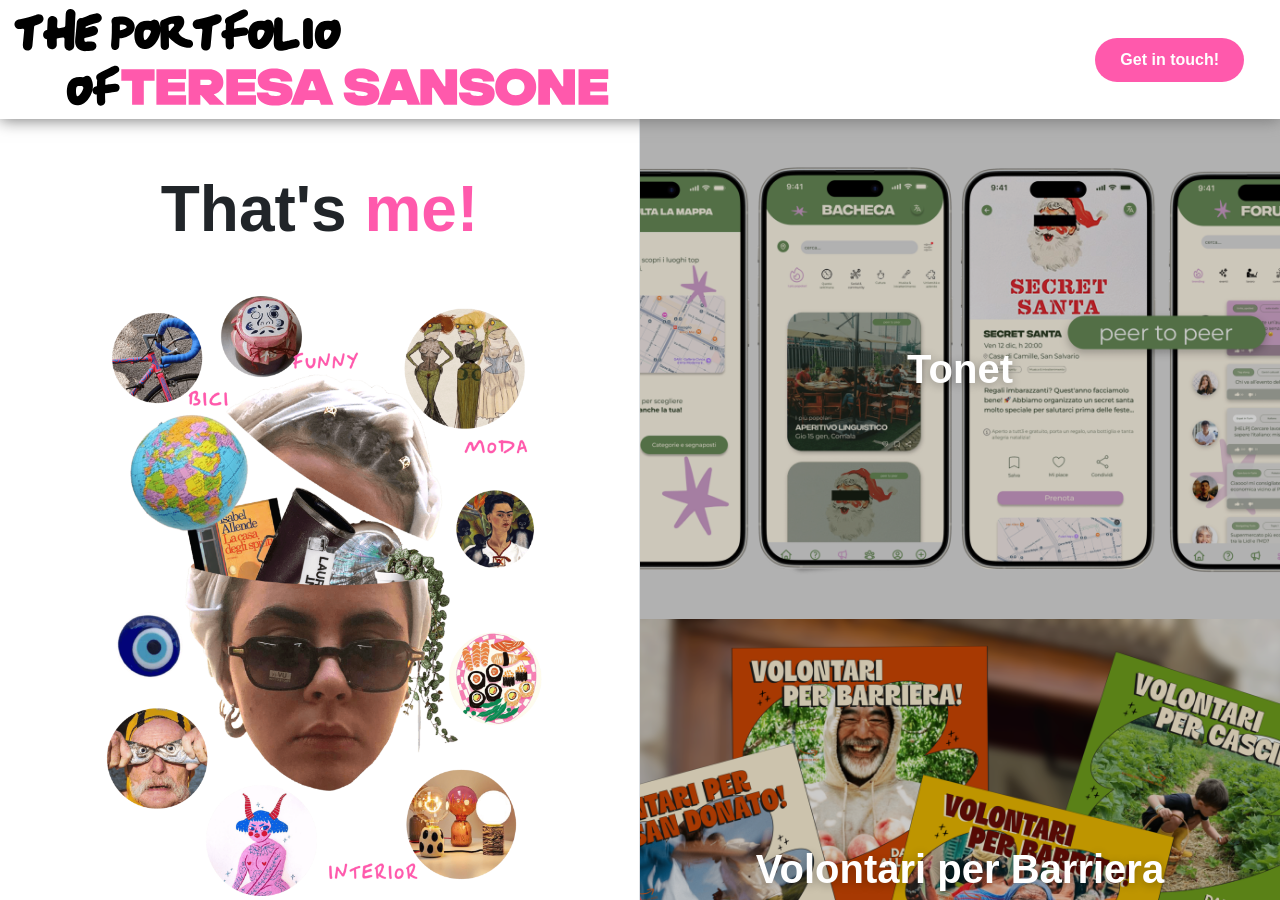
<file: index.html>
<!DOCTYPE html>
<html lang="it">
<head>
  <meta charset="UTF-8">
  <meta name="viewport" content="width=device-width, initial-scale=1.0">  
  <title>Teresa Sansone Portfolio</title>
  
  <!-- Bootstrap 5.3 -->
  <link href="https://cdn.jsdelivr.net/npm/bootstrap@5.3.3/dist/css/bootstrap.min.css" rel="stylesheet">
  <link href="styles/teresina.css" rel="stylesheet">
</head>

<body>

  <!-- NAVBAR -->
  <nav class="navbar navbar-light fixed-top">
    <div class="container-fluid d-flex justify-content-between align-items-center">
      <a class="navbar-brand" href="index.html">
        <img src="SOURCES/SVG/title.svg" alt="Teresa Sansone">
      </a>
      <button id="open-btn" class="btn btn-outline-cool nav-btn-desktop me-4" style="display:none;">
        Get in touch!
      </button>
    </div>
  </nav>

  <!-- BOTTONE MOBILE -->
  <button id="open-btn-mobile">Get in touch!</button>

  <!-- OVERLAY + CARD -->
<div id="overlay">
    <div id="morph-card">
      <div class="card-content" style="opacity: 0; transition: 0.3s 0.3s;">
        <h2 class="text-center fw-bold">Let's Talk!</h2>
        

<a href="mailto:roxie.sansone@gmail.com" 
   class="w-100 btn btn-light rounded-pill fw-bold py-3 mt-3" 
   style="color: var(--main-pink);">
   Scrivimi una mail
</a>

<h4 class="fw-bold mt-4">Dove mi trovo?</h4>
        <p><a href="https://maps.app.goo.gl/YX2HJXNPU4qYE8gD9" class=" fs-6 link-light link-offset-2 link-underline-opacity-25 link-underline-opacity-100-hover"> Politecnico di Torino, Corso Duca degli Abruzzi 24, Torino (TO)</a></p>
        
        <!-- AGGIUNTA: MAPPA DI TORINO -->
        <div class="map-wrapper mt-3 mb-4">
        <iframe
          src="https://www.google.com/maps/embed?pb=!1m18!1m12!1m3!1d2818.5!2d7.6592!3d45.0635!2m3!1f0!2f0!3f0!3m2!1i1024!2i768!4f13.1!3m3!1m2!1s0x47886d526f9d5555%3A0x5c3a6f9c3b3b3b3b!2sPolitecnico%20di%20Torino!5e0!3m2!1sit!2sit"
          width="100%"
          height="150"
          style="border:0; border-radius:12px;"
          allowfullscreen
          loading="lazy"
          referrerpolicy="no-referrer-when-downgrade">
        </iframe>
        </div>
                <h4 class="fw-bold mt-4">Follow me!</h4>
                <div class="social-links">
                  <!-- <a href="https://instagram.com/TUO_USERNAME" target="_blank" class="social-btn">
                    <img src="SOURCES/SVG/insta.svg" alt="instagram">
                  </a> -->
                  <a href="https://www.linkedin.com/in/teresasansone/" target="_blank" class="social-btn">
                    <img src="SOURCES/SVG/link.svg" alt="Linkedin">
                  </a>
                  <a href="https://www.behance.net/teresasansone" target="_blank" class="social-btn">
                  <img src="SOURCES/SVG/beha.svg" alt="Behance">
                  </a>
                </div>
      </div>

    </div>
    <button class="close-circle" id="close-btn">&times;</button>
</div>

  <!-- CORPO PAGINA -->
  <div class="container-fluid p-0"> 
    <div class="row g-0">
<!-- SINISTRA: Solo PC -->
<!-- Aggiunte classi: d-flex, flex-column, justify-content-center, text-center -->
<div class="col-lg-6 d-none d-lg-block column-scroll p-5 border-end d-flex flex-column justify-content-center text-center">
  
  <div class="py-1">
  <h1 class="display-3 fw-bold text-nowrap">
    That's <span style="color: var(--main-pink)">me!</span>
  </h1>

      <!-- FOTO INSERITA QUI -->
      <div class="mt-5">
        <img src="SOURCES/PNG/testa2.png" 
             alt="Teresa Sansone" 
             class="img-fluid" 
             style="max-height: 600px; object-fit: cover;">
      </div>
  </div>

  <div class="project-step">
        <br> <!-- ad un certo punto va tolto il br -->
        <h2 class="fw-bold mb-2">Ciao sono Teresa!</h2>
        <p> Sono una studentessa di Design e Comunicazione al Politecnico di Torino. </p>
        <p>Il filo che attraversa il mio percorso è la curiosità verso le persone: capire chi sono i destinatari di un progetto, cosa cercano davvero, quali ostacoli incontrano.</p>
        <p> È da lì che cerco di partire, prima di fare qualsiasi scelta di forma o di comunicazione.</p>
        <p> I progetti che ho realizzato, spesso in gruppo, mi hanno insegnato che ascoltare la committenza e chi un progetto lo vivrà non è un passaggio preliminare, ma il cuore del lavoro. Ho imparato a lavorare con gli altri, a tenere aperto il confronto anche quando i punti di vista divergono, e a trovare la sintesi che tiene insieme esigenze diverse senza perdere di vista l'obiettivo. </p>
        <p> Sto ancora costruendo il mio metodo. Ma so già che voglio che i miei progetti servano davvero a qualcosa… e alle persone giuste! </p>
      </div>

</div>
      <!-- DESTRA: PC e Mobile (Selected Works) -->


<div class="col-12 col-lg-6 column-scroll p-0 bg-white"> <!-- p-0 per eliminare margini bianchi -->
    


    <!-- ITEM PROGETTO 2 -->
    <a href="HTML/project2.html"  class="project-item">
        <img src="SOURCES/PNG/Project2/front.png" alt="Tonet">
        <div class="project-overlay">
            <h2 class="project-title">Tonet</h2>
        </div>
    </a>

    <!-- ITEM PROGETTO 3 -->
    <a href="HTML/project3.html" class="project-item">
        <img src="SOURCES/PNG/Project3/front.png" alt="Volontari per Barriera">
        <div class="project-overlay">
            <h2 class="project-title">Volontari per Barriera</h2>
        </div>
    </a>

        <!-- ITEM PROGETTO 1 -->
    <a href="HTML/project1.html" class="project-item">
        <img src="SOURCES/PNG/Project1/front.PNG" alt="Chi sei quando nessunto ti guarda">
        <div class="project-overlay">
            <h2 class="project-title">7 -  Chi sei quando nessunto ti guarda</h2>
        </div>
    </a>
</div>


    </div>
  </div>

  <!-- JAVASCRIPT -->
  <script src="JS/script.js"> </script>

</body>
</html>
</file>
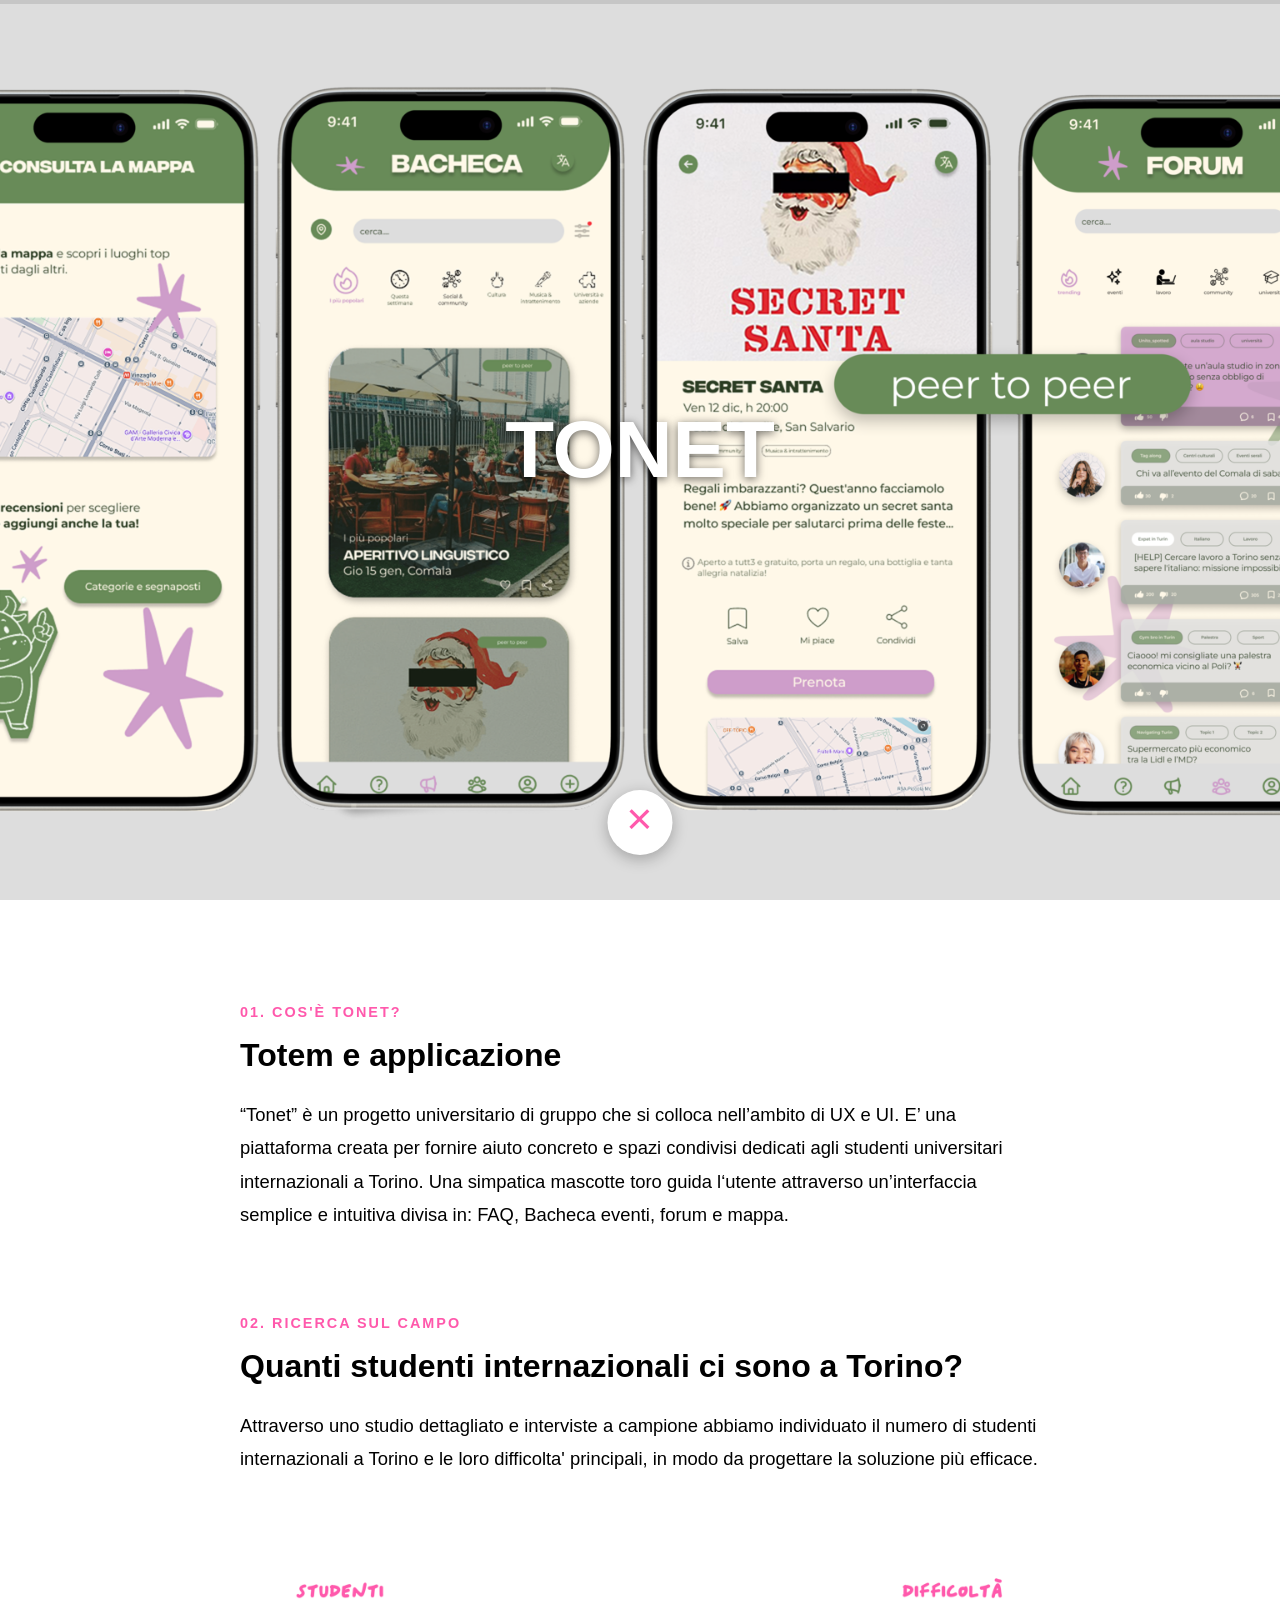
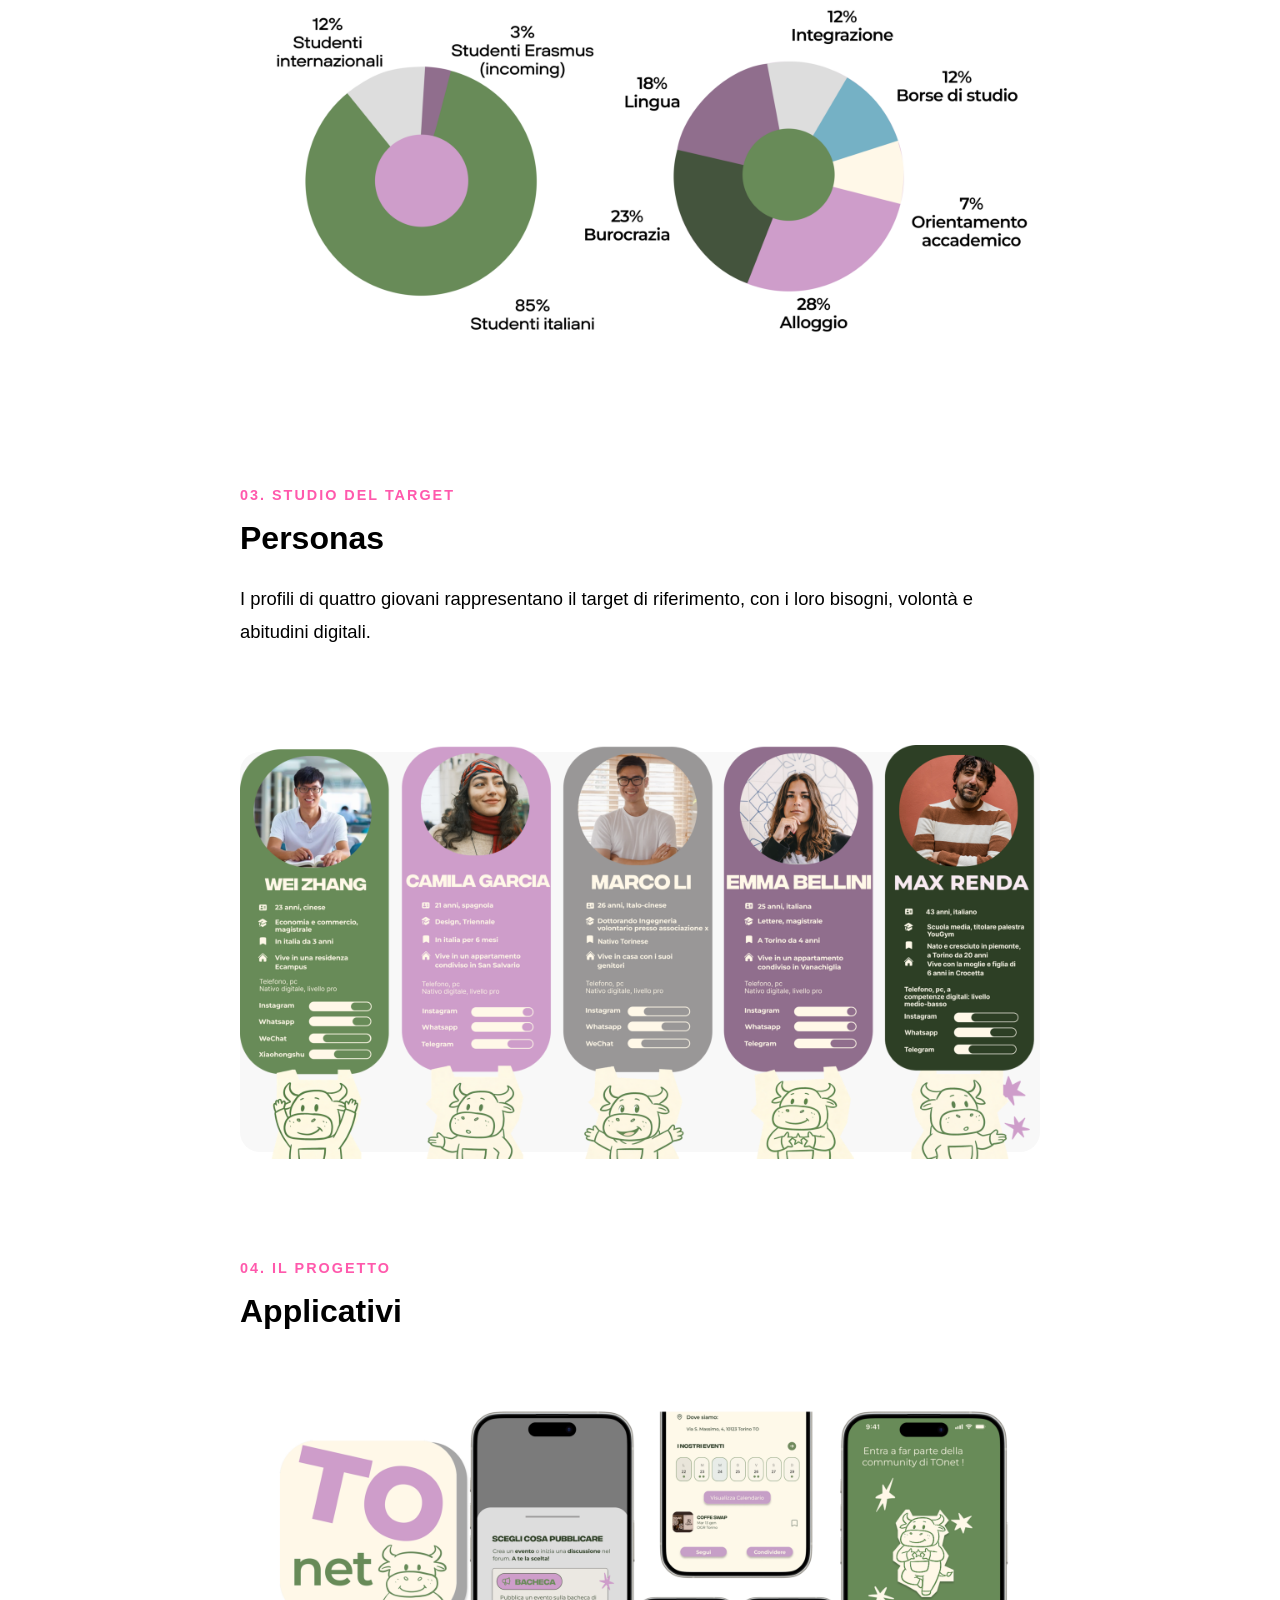
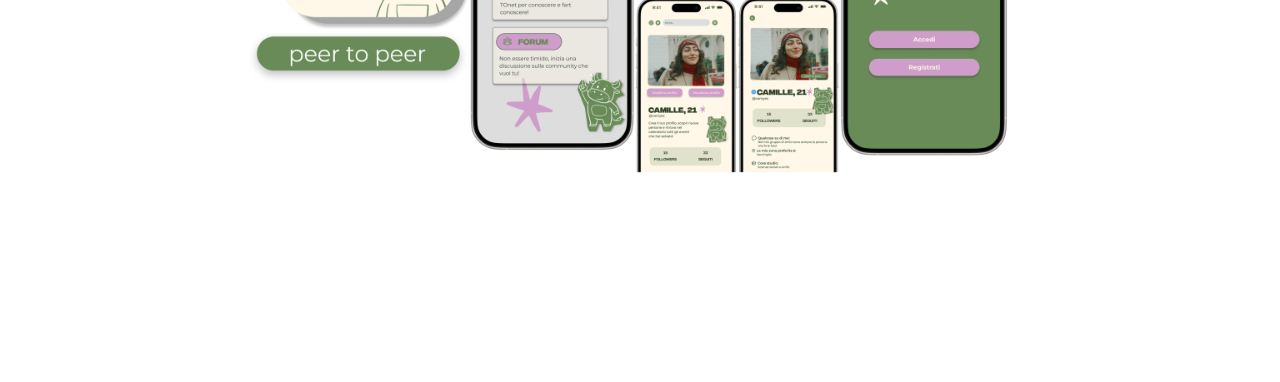
<file: HTML/project2.html>
<!DOCTYPE html>
<html lang="it">
<head>
  <meta charset="UTF-8">
  <meta name="viewport" content="width=device-width, initial-scale=1.0">  
  <title>Teresa Sansone Portfolio</title>
  
  <!-- CSS Loading -->
  <link href="https://cdn.jsdelivr.net/npm/bootstrap@5.3.3/dist/css/bootstrap.min.css" rel="stylesheet">
  <link href="../styles/teresina.css" rel="stylesheet">

</head>
<body>

  <!-- BARRA DI PROGRESSO (FISSA IN ALTO) -->
  <div class="progress-container">
    <div class="progress-bar-fill" id="myBar"></div>
  </div>

  <!-- TASTO CHIUDI / HOME -->
  <a href="../index.html" class="back-to-home" title="Torna alla Home" style="z-index: 10000;">
      <span>&times;</span>
  </a>

  <!-- HERO SECTION -->
  <section class="fullscreen-section">
    <div class="caption">
        <div class="fw-bold text-uppercase">Tonet</div>
    </div>
    <img src="../SOURCES/PNG/Project2/front.png" alt="Immagine 1">
  </section>

  <!-- SEZIONE PROGETTO (NUOVA) -->
  <main class="project-content container px-4">
    <div class="editorial-text">
      
      <div class="project-step">
        <span class="step-number">01. Cos'è Tonet?</span>
        <h2 class="fw-bold mb-4">Totem e applicazione</h2>
        <p>“Tonet” è un progetto universitario di gruppo che si colloca
nell’ambito di UX e UI.
E’ una piattaforma creata per fornire aiuto concreto e spazi condivisi
dedicati agli studenti universitari internazionali a Torino.
Una simpatica mascotte toro guida l‘utente attraverso un’interfaccia
semplice e intuitiva divisa in: FAQ, Bacheca eventi, forum e mappa.
</p>
      </div>



      <div class="project-step">
        <span class="step-number">02. Ricerca sul campo</span>
        <h2 class="fw-bold mb-4">Quanti studenti internazionali ci sono a Torino?</h2>
        <p>Attraverso uno studio dettagliato e interviste a campione abbiamo individuato il numero di studenti internazionali a Torino e le loro difficolta' principali, in modo da progettare la soluzione più efficace.
</p>
      </div>

      <div class="project-step text-center py-4">
        <!-- immagine a metà contenuto -->
        <div style="background: #f8f8f8; height: 400px; border-radius: 20px;" class="d-flex align-items-center justify-content-center text-muted">
         <img src="../SOURCES/PNG/Project2/ricerca1.png" 
             alt="Ricerca ToNet" 
             class="img-fluid" 
             style="max-height: 600px; object-fit: cover;">
        </div>
      </div>

      <div class="project-step">
        <span class="step-number">03. Studio del target</span>
        <h2 class="fw-bold mb-4">Personas</h2>
        <p>I profili di quattro giovani rappresentano il target di riferimento, con i loro bisogni, volontà e abitudini digitali.</p>
      </div>

       <div class="project-step text-center py-4">
        <!-- immagine a metà contenuto -->
        <div style="background: #f8f8f8; height: 400px; border-radius: 20px;" class="d-flex align-items-center justify-content-center text-muted">
         <img src="../SOURCES/PNG/Project2/target.png" 
             alt="Ricerca ToNet" 
             class="img-fluid" 
             style="max-height: 600px; object-fit: cover;">
        </div>
      </div>

       <div class="project-step">
        <span class="step-number">04. Il progetto</span>
        <h2 class="fw-bold mb-4">Applicativi</h2>
        

       <div class="project-step text-center py-4">
        <!-- immagine a metà contenuto -->
        <div style="background: #f8f8f8; height: 400px; border-radius: 20px;" class="d-flex align-items-center justify-content-center text-muted">
          <img src="../SOURCES/PNG/Project2/applicativi.png" 
             alt="Ricerca ToNet" 
             class="img-fluid" 
             style="max-height: 600px; object-fit: cover;">
        </div>
      </div>

    </div>
  </main>

  <!-- SEZIONE TESTO FINALE -->
<!--   <section class="p-5 text-white bg-dark text-center">
    <div class="container py-5">
        <h2 class="fw-bold">Credits</h2>
        <p class="opacity-50">Teresa Sansone &copy; 2026</p>
    </div>
  </section>
 -->
  <!-- JAVASCRIPT FACILE PER LA BARRA -->
     <script src="../JS/progresbarre.js"></script>
</body>
</html>
</file>
<file: styles/teresina.css>
:root { 
        --main-pink: #FF59AC;
        --nav-height: 100px; /* Verrà aggiornato dal JS */
    }

    /* --- RESET & BASE --- */
    * { box-sizing: border-box; }
    body { 
        font-family: sans-serif; 
        margin: 0; padding: 0; 
        overflow-x: hidden;
        background-color: white;
    }

    /* --- NAVBAR --- */
    .navbar { 
        background-color: white !important; 
        z-index: 1050; 
        padding: 0 !important;
        border: none !important;
    box-shadow:0 1px 15.6px #777 !important;
    }
    .navbar-brand { margin: 0; padding: 0; }
    .navbar-brand img {
        transition: transform 0.3s ease-in-out;
        display: block;
        width: 100%;
        height: auto;
    }
    .navbar-brand:hover img { transform: scale(1.03); }

    /* --- BOTTONI --- */
    .btn-outline-cool, #open-btn-mobile {
        background-color: var(--main-pink) !important;
        color: white !important;
        border: none !important;
        border-radius: 50px !important;
        padding: 10px 25px !important;
        font-weight: bold;
        transition: transform 0.3s ease !important;
        box-shadow: none !important;
    }
    .btn-outline-cool:hover { transform: scale(1.05); }

    /* --- COLONNE SCROLLABILI --- */
    .column-scroll {
        margin-top: var(--nav-height);
        height: calc(100vh - var(--nav-height));
        overflow-y: auto;
    }

    /* Scrollbar Personalizzata Rosa/Grigio */
    .column-scroll::-webkit-scrollbar { width: 8px; }
    .column-scroll::-webkit-scrollbar-track { background: #f1f1f1; }
    .column-scroll::-webkit-scrollbar-thumb { 
        background: var(--main-pink); 
        border-radius: 10px; 
        border: 2px solid #a8a8a8;
    }
    .column-scroll { scrollbar-width: thin; scrollbar-color: var(--main-pink) #f1f1f1; }

    /* --- LAYOUT PC (Desktop) --- */
    @media (min-width: 992px) {
        .navbar-brand img { width: 600px; } /* Dimensione logo PC */
        .nav-btn-desktop { display: block !important; }
        #open-btn-mobile { display: none !important; }
    }

    /* --- LAYOUT MOBILE --- */
    @media (max-width: 991px) {
        .navbar-brand { width: 100% !important; text-align: center; }
        .nav-btn-desktop { display: none !important; }
        #open-btn-mobile { 
            display: flex !important; 
            position: fixed; bottom: 30px; left: 50%; transform: translateX(-50%);
            z-index: 900; white-space: nowrap;
        }
        .column-scroll {
            height: auto;
            overflow-y: visible;
            margin-top: var(--nav-height);
        }
    }

    /* --- OVERLAY & CARD --- */
    #overlay {
        position: fixed; top: 0; left: 0; width: 100%; height: 100%;
        background: rgba(0, 0, 0, 0.8); backdrop-filter: blur(10px);
        display: none; z-index: 3000; align-items: center; justify-content: center;
        opacity: 0; transition: opacity 0.5s ease;
    }
    #overlay.visible { display: flex; opacity: 1; }
    #morph-card {
        background: var(--main-pink); width: 550px; max-width: 90%;
        border-radius: 40px; padding: 40px; color: white;
        transform: scale(0.8); transition: all 0.4s cubic-bezier(0.34, 1.56, 0.64, 1);
    }
    #overlay.active #morph-card { transform: scale(1); }
    .contact-form input, .contact-form textarea {
        width: 100%; background: transparent; border: none; border-bottom: 1px solid rgba(255,255,255,0.5);
        color: white; margin-bottom: 20px; outline: none; padding: 10px 0;
    }
    .contact-form input::placeholder { color: rgba(255,255,255,0.6); }

    /* --- CHIUDI X --- */
    .close-circle {
        position: fixed; bottom: 5%; left: 50%; 
        transform: translateX(-50%) scale(0);
        width: 65px; height: 65px; background: white; color: var(--main-pink);
        border-radius: 50%; border: none; font-size: 45px; 
        display: flex; align-items: center; justify-content: center; 
        padding-bottom: 8px; cursor: pointer; z-index: 3001;
        transition: transform 0.4s cubic-bezier(0.175, 0.885, 0.32, 1.275), background 0.3s, color 0.3s;
    }

    #overlay.active .close-circle { transform: translateX(-50%) scale(1); }

    /* Hover della X con alta priorità */
    #overlay.active .close-circle:hover {
        transform: translateX(-50%) scale(1.15) !important;
        background-color: var(--main-pink) !important;
        color: white !important;
    }

.back-to-home {
    /* Posizionamento */
    position: fixed; 
    bottom: 5%; 
    left: 50%; 
    transform: translateX(-50%); /* Rimosso scale(0), ora è sempre visibile */
    
    /* Forma e Colori */
    width: 65px; 
    height: 65px; 
    background-color: white; 
    color: var(--main-pink);
    border-radius: 50%; 
    border: none; 
    
    /* Testo e Icona */
    font-size: 45px; /* Ridotto leggermente per centrare meglio le icone */
    display: flex; 
    align-items: center; 
    justify-content: center; 
    padding-bottom: 8px; cursor: pointer; z-index: 3001;
    text-decoration: none !important; /* Fondamentale per il tag <a> */
    
    /* Feedback visivo */
    z-index: 800; /* Più basso dell'overlay (3001) ma sopra i progetti */
    box-shadow: 0 4px 15px rgba(0, 0, 0, 0.272); /* Ombra per profondità */
    
    /* Animazioni */
    transition:  transform 0.4s cubic-bezier(0.175, 0.885, 0.32, 1.275),
                 background-color 0.3s ease,
                  color 0.3s ease;
}

/* Effetto Hover */
.back-to-home:hover {
    transform: translateX(-50%) scale(1.15);
    background-color: var(--main-pink);
    color: white;
    box-shadow: 0 8px 25px rgba(255, 89, 172, 0.357);
}

    .map-wrapper {
    width: 100%;
    border-radius: 20px; /* Arrotonda gli angoli della mappa */
    overflow: hidden;    /* Taglia gli angoli dell'iframe */
    border: 1px solid rgba(255, 255, 255, 0.3);
    
    /* Effetto minimalista: bianco e nero, torna a colori al passaggio del mouse */
    filter: grayscale(1) opacity(0.8);
    transition: all 0.4s ease;
}

.map-wrapper:hover {
    filter: grayscale(0) opacity(1);
}

.map-wrapper iframe {
    display: block; /* Toglie piccoli spazi bianchi sotto l'iframe */
}

/* --- FEED PROGETTI FULL SCREEN --- */
.project-item {
    position: relative;
    display: block;
    width: 100%;
    height: 500px; /* Regola l'altezza dei blocchi come preferisci */
    overflow: hidden;
    text-decoration: none !important;
}

.project-item img {
    width: 100%;
    height: 100%;
    object-fit: cover; /* Fondamentale: riempie il blocco senza deformarsi */
    transition: transform 0.6s cubic-bezier(0.165, 0.84, 0.44, 1);
}

.project-overlay {
    position: absolute;
    top: 0;
    left: 0;
    width: 100%;
    height: 100%;
    background: rgba(0, 0, 0, 0.2); /* Velatura scura per leggere meglio il testo */
    display: flex;
    align-items: center;
    justify-content: center;
    transition: background 0.3s ease;
}

.project-title {
    color: white;
    font-size: 2.5rem; /* Dimensione del testo */
    font-weight: 800;   /* Extra Bold come nell'immagine */
    text-align: center;
    padding: 0 20px;
    margin: 0;
    text-shadow: 0 2px 10px rgba(0,0,0,0.3); /* Ombra leggera per leggibilità */
}

/* --- EFFETTI HOVER --- */
.project-item:hover img {
    transform: scale(1.05); /* Lieve zoom dell'immagine */
}

.project-item:hover .project-overlay {
    background: rgba(0, 0, 0, 0.4); /* Si scurisce un po' di più al passaggio */
}

/* Rendi il titolo rosa quando ci passi sopra (opzionale) */
/* .project-item:hover .project-title { color: var(--main-pink); } */

/* --- MOBILE --- */
@media (max-width: 767px) {
    .project-item {
        height: 350px; /* Blocchi un po' più bassi su telefono */
    }
    .project-title {
        font-size: 1.5rem;
    }
}

    /* --- SEZIONE IMMAGINE FULLSCREEN --- */
    .fullscreen-section {
        width: 100%;
        height: 100vh; /* Altezza pari al 100% dello schermo su PC */
        overflow: hidden;
        position: relative;
    }

    .fullscreen-section img {
        width: 100%;
        height: 100%;
        object-fit: cover; /* Riempie lo schermo senza deformarsi */
        display: block;
    }

    /* --- MOBILE ADJUSTMENT --- */
    @media (max-width: 767px) {
        .fullscreen-section {
            height: 100vh; /* Su mobile l'altezza si adatta all'immagine */
            min-height: 100vh; /* Ma mantiene almeno metà schermo */
        }
        .fullscreen-section img {
            height: 100vh; /* L'immagine mantiene la sua proporzione naturale */
        }
    }

    /* --- TESTO SOPRA L'IMMAGINE (Opzionale) --- */
    .caption {
        position: absolute;
        top: 50%;
        left: 50%;
        transform: translate(-50%, -50%);
        color: white;   
        z-index: 10;
        text-align: center;
        font-size: 80px;
        text-shadow: 0 2px 10px #00000095; /* Ombra leggera per leggibilità */
    }

@media (max-width: 767px) {
    .caption {
        position: absolute;
        top: 50%;
        left: 50%;
        transform: translate(-50%, -50%);
        color: white;   
        z-index: 10;
        text-align: center;
        width: 90%;          /* più larga */
        max-width: 320px;    /* regola questo valore */
        font-size: 25px;
        text-shadow: 0 2px 10px  #00000095; /* Ombra leggera per leggibilità */
    }

}

    /* BARRA DI PROGRESSO ORIZZONTALE */
    .progress-container {
      position: fixed;
      top: 0;
      left: 0;
      width: 100%;
      height: 4px; /* Sottile ed elegante */
      background: rgba(0,0,0,0.1);
      z-index: 9999;
    }

    .progress-bar-fill {
      height: 100%;
      background: var(--main-pink);
      width: 0%; /* Inizia a zero, gestita da JS */
      box-shadow: 0 0 10px var(--main-pink);
    }

    /* CONTENUTO PROGETTO */
    .project-content {
      background-color: #fff;
      color: #000;
      padding: 100px 0;
    }

    .editorial-text {
      max-width: 800px;
      margin: 0 auto;
      font-size: 1.15rem;
      line-height: 1.8;
    }

    .project-step {
      margin-bottom: 80px;
    }

    .step-number {
      color: var(--main-pink);
      font-weight: 800;
      font-size: 0.9rem;
      text-transform: uppercase;
      letter-spacing: 2px;
      display: block;
      margin-bottom: 10px;
    }   

    .social-btn {
    width: 50px;
    height: 50px;
    background: rgba(255,255,255,0.15);
    border-radius: 50%;
    display: flex;
    align-items: center;
    justify-content: center;
}

.social-btn img {
    filter: brightness(0) invert(1); /* bianco */
    width: 24px;
    height: 24px;
}

.social-btn:hover {
    opacity: 1;
    transform: scale(1.2);
}

/* --- WRAPPER MEDIA (PNG e GIF) --- */
.media-wrapper {
    background: #f8f8f8;
    border-radius: 0px;
    overflow: hidden;
    display: flex;
    align-items: center;
    justify-content: center;
}

.project-media {
    width: 100%;
    height: auto;
    display: block;
    object-fit: contain;
}

.social-links {
    display: flex;
    justify-content: center;
    gap: 20px;
    margin-top: 1rem;
}
</file>
